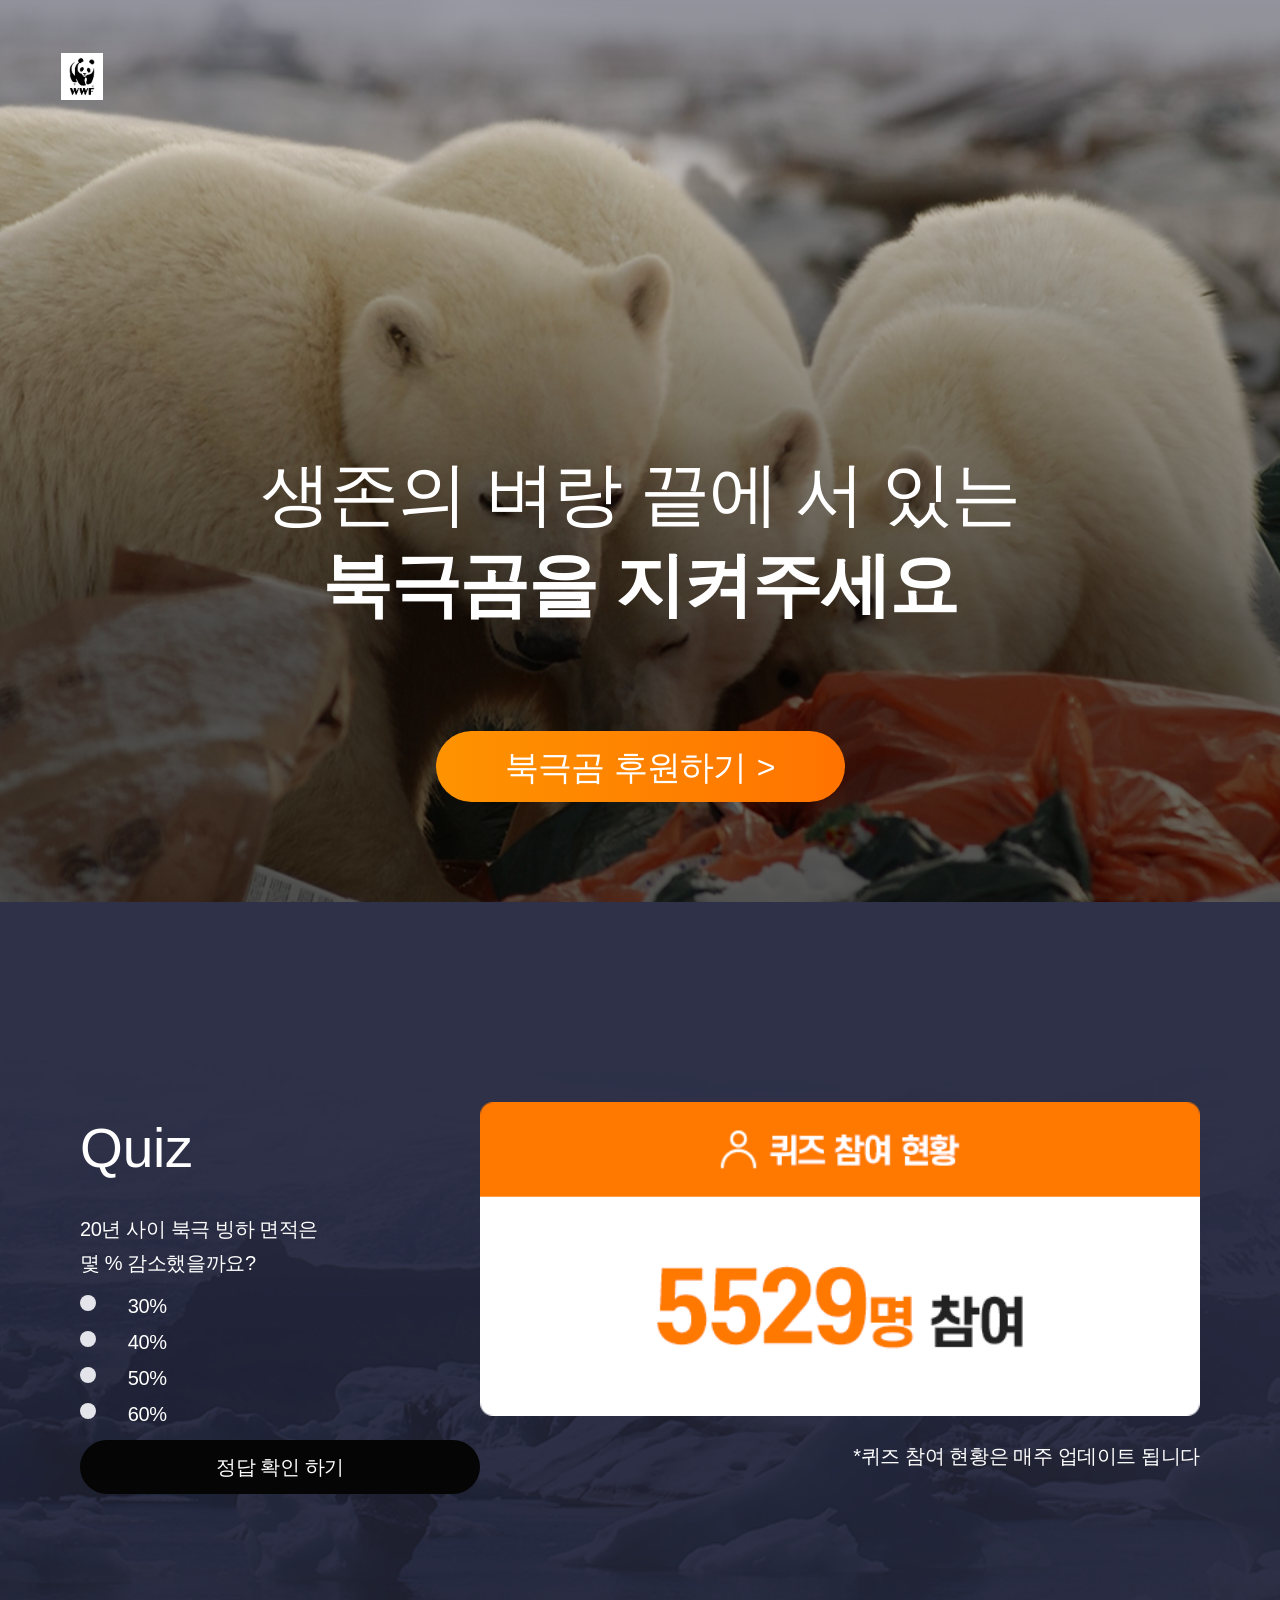
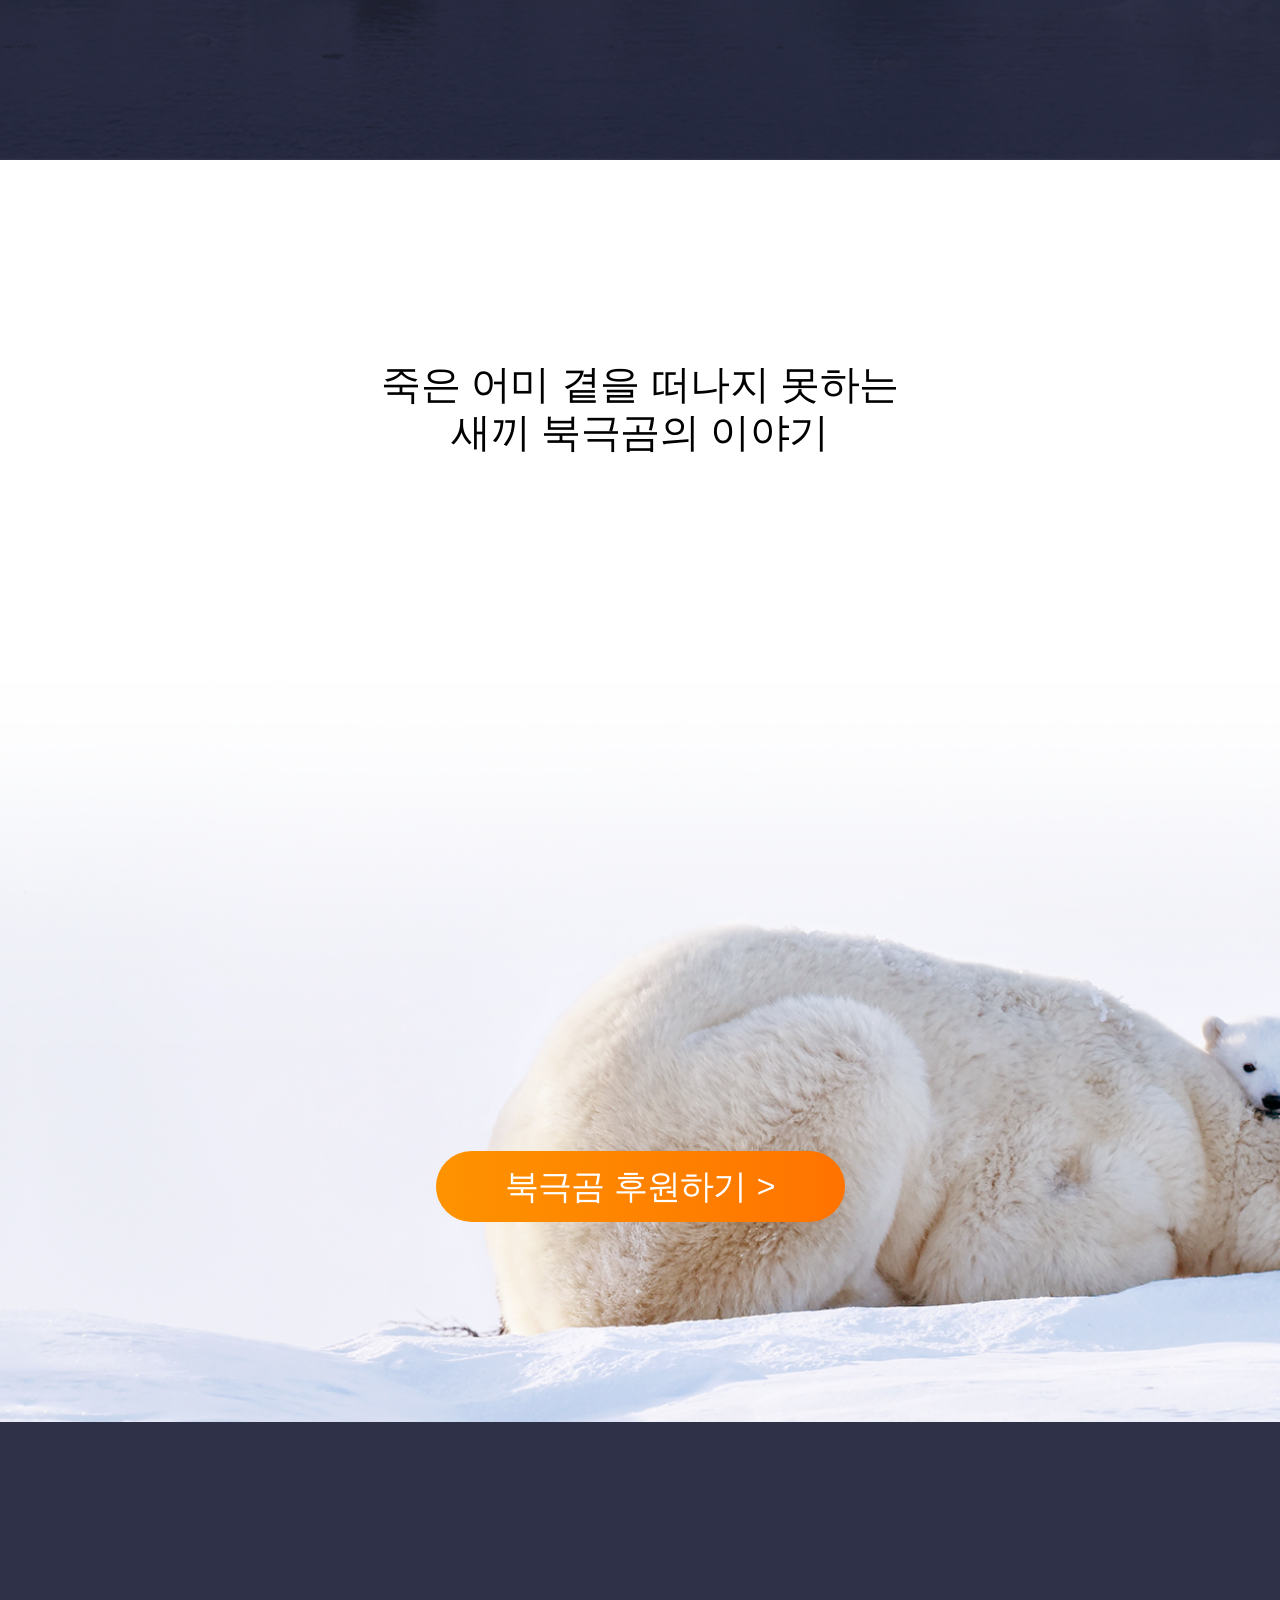
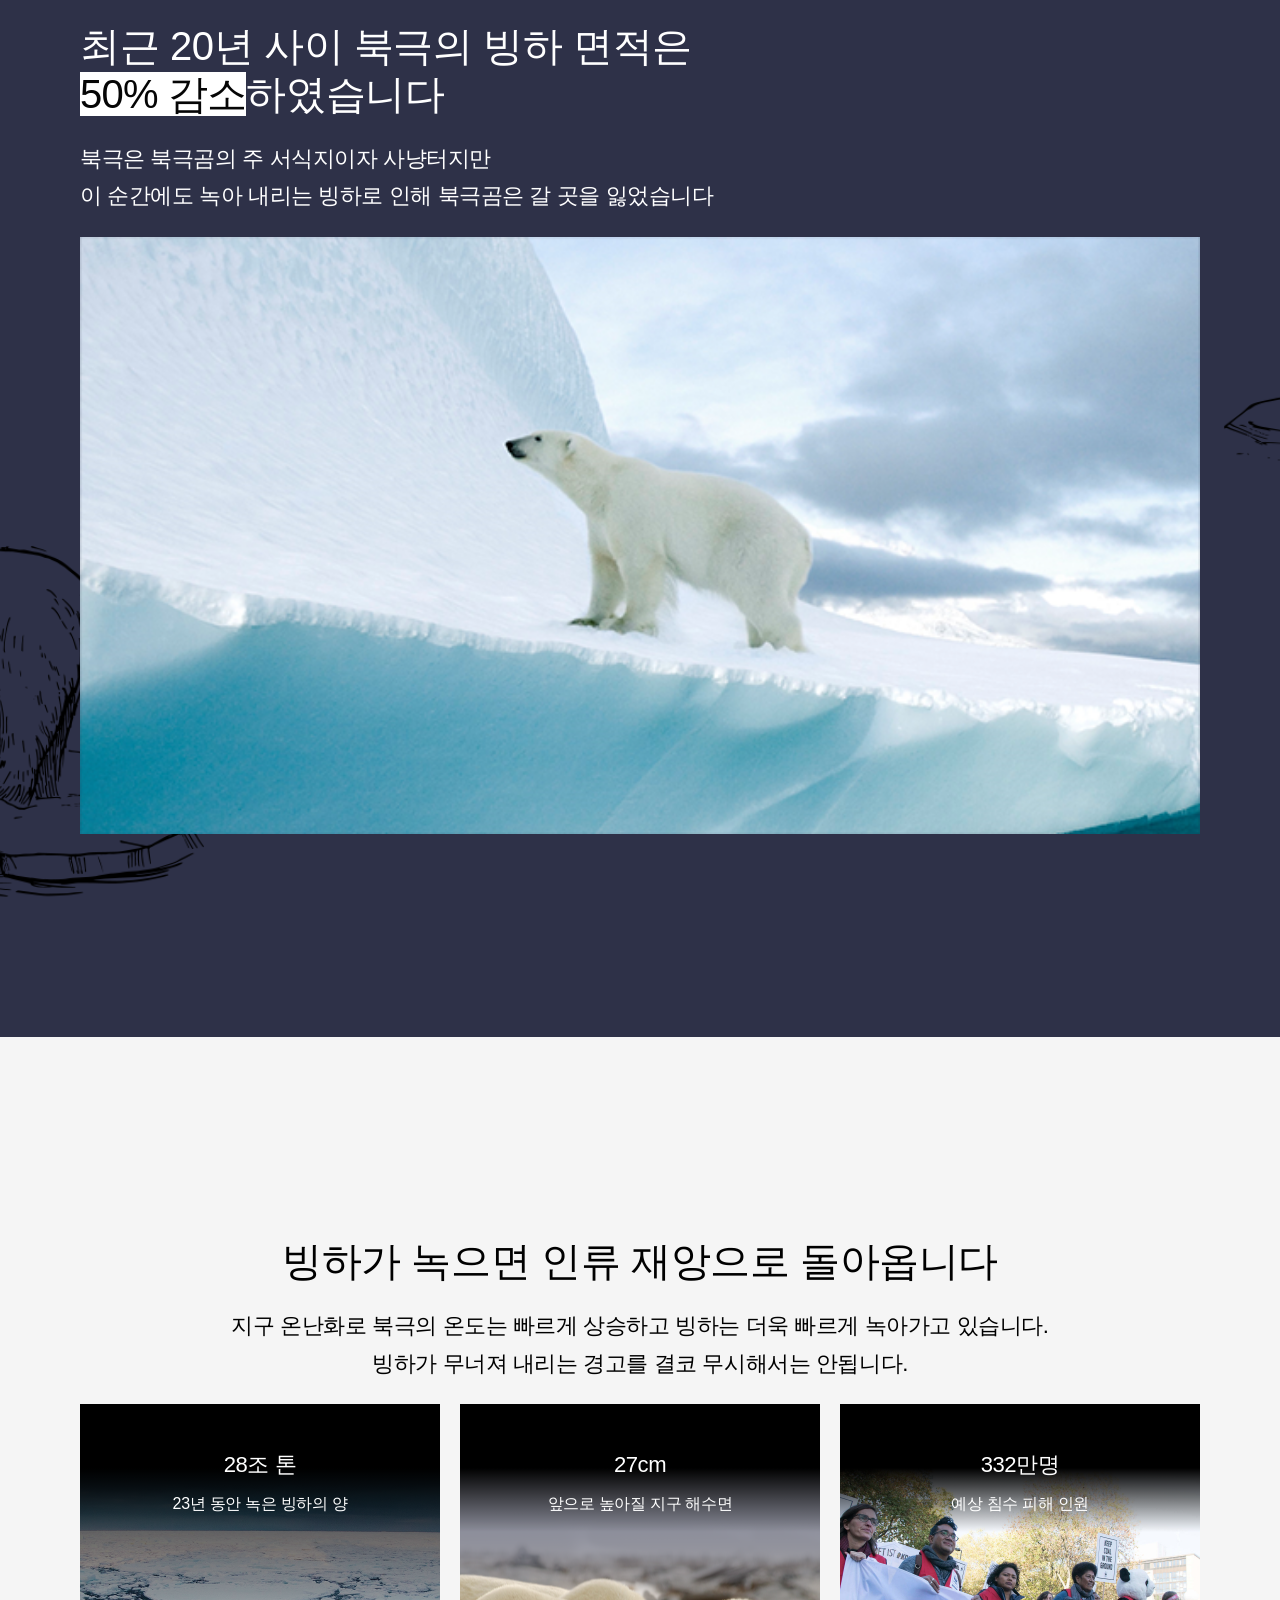
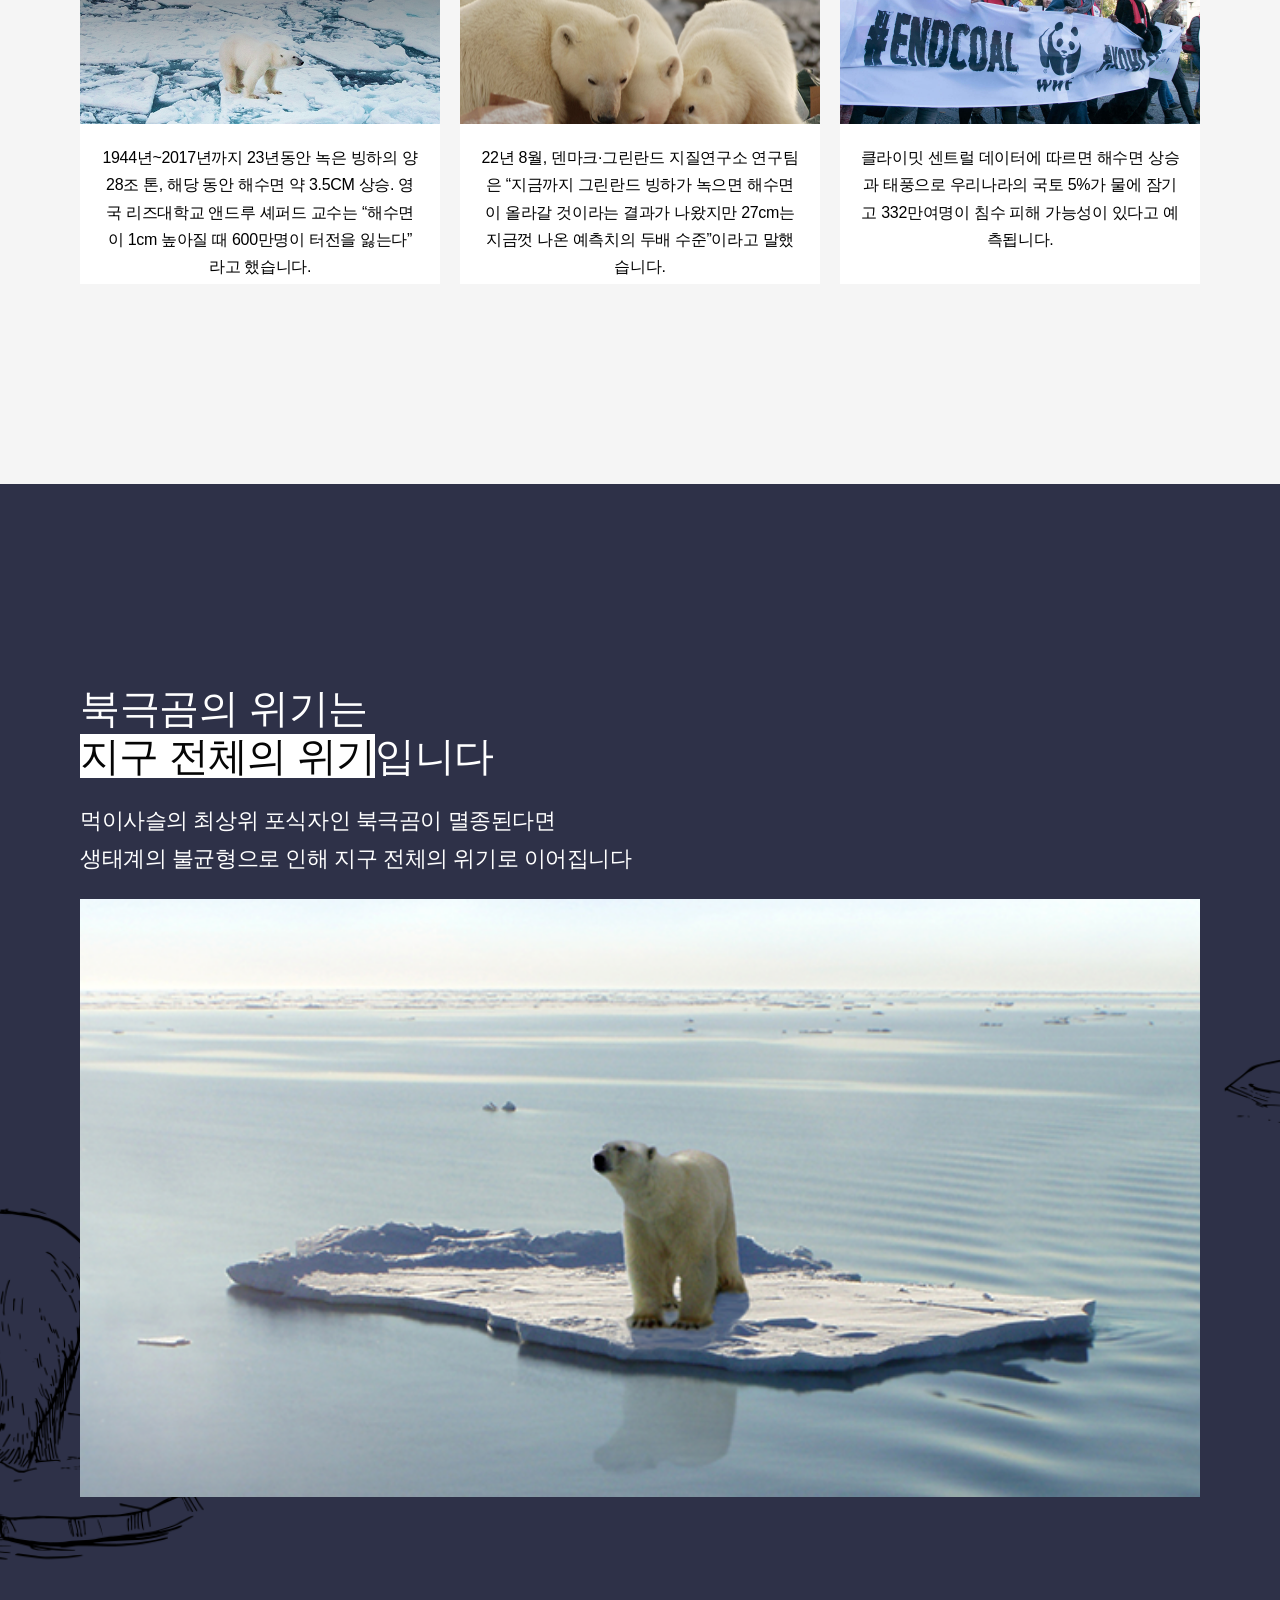
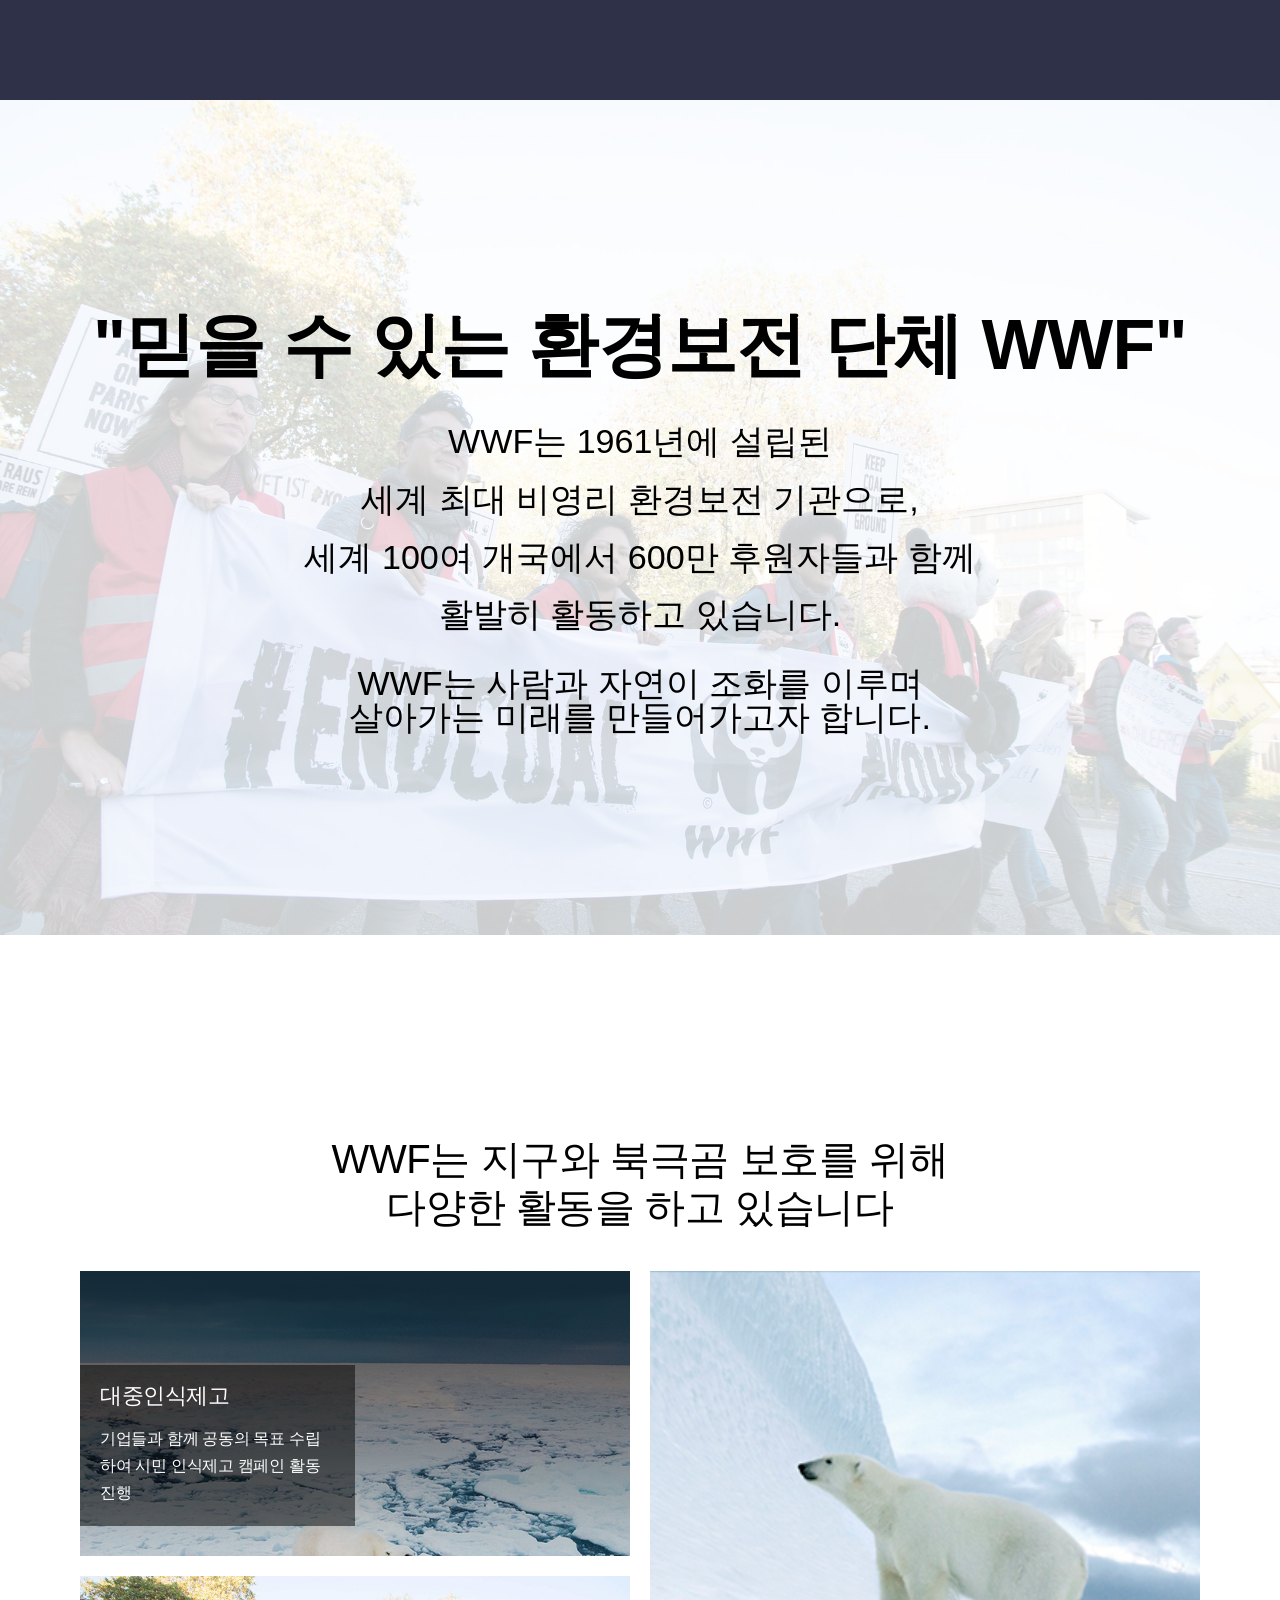
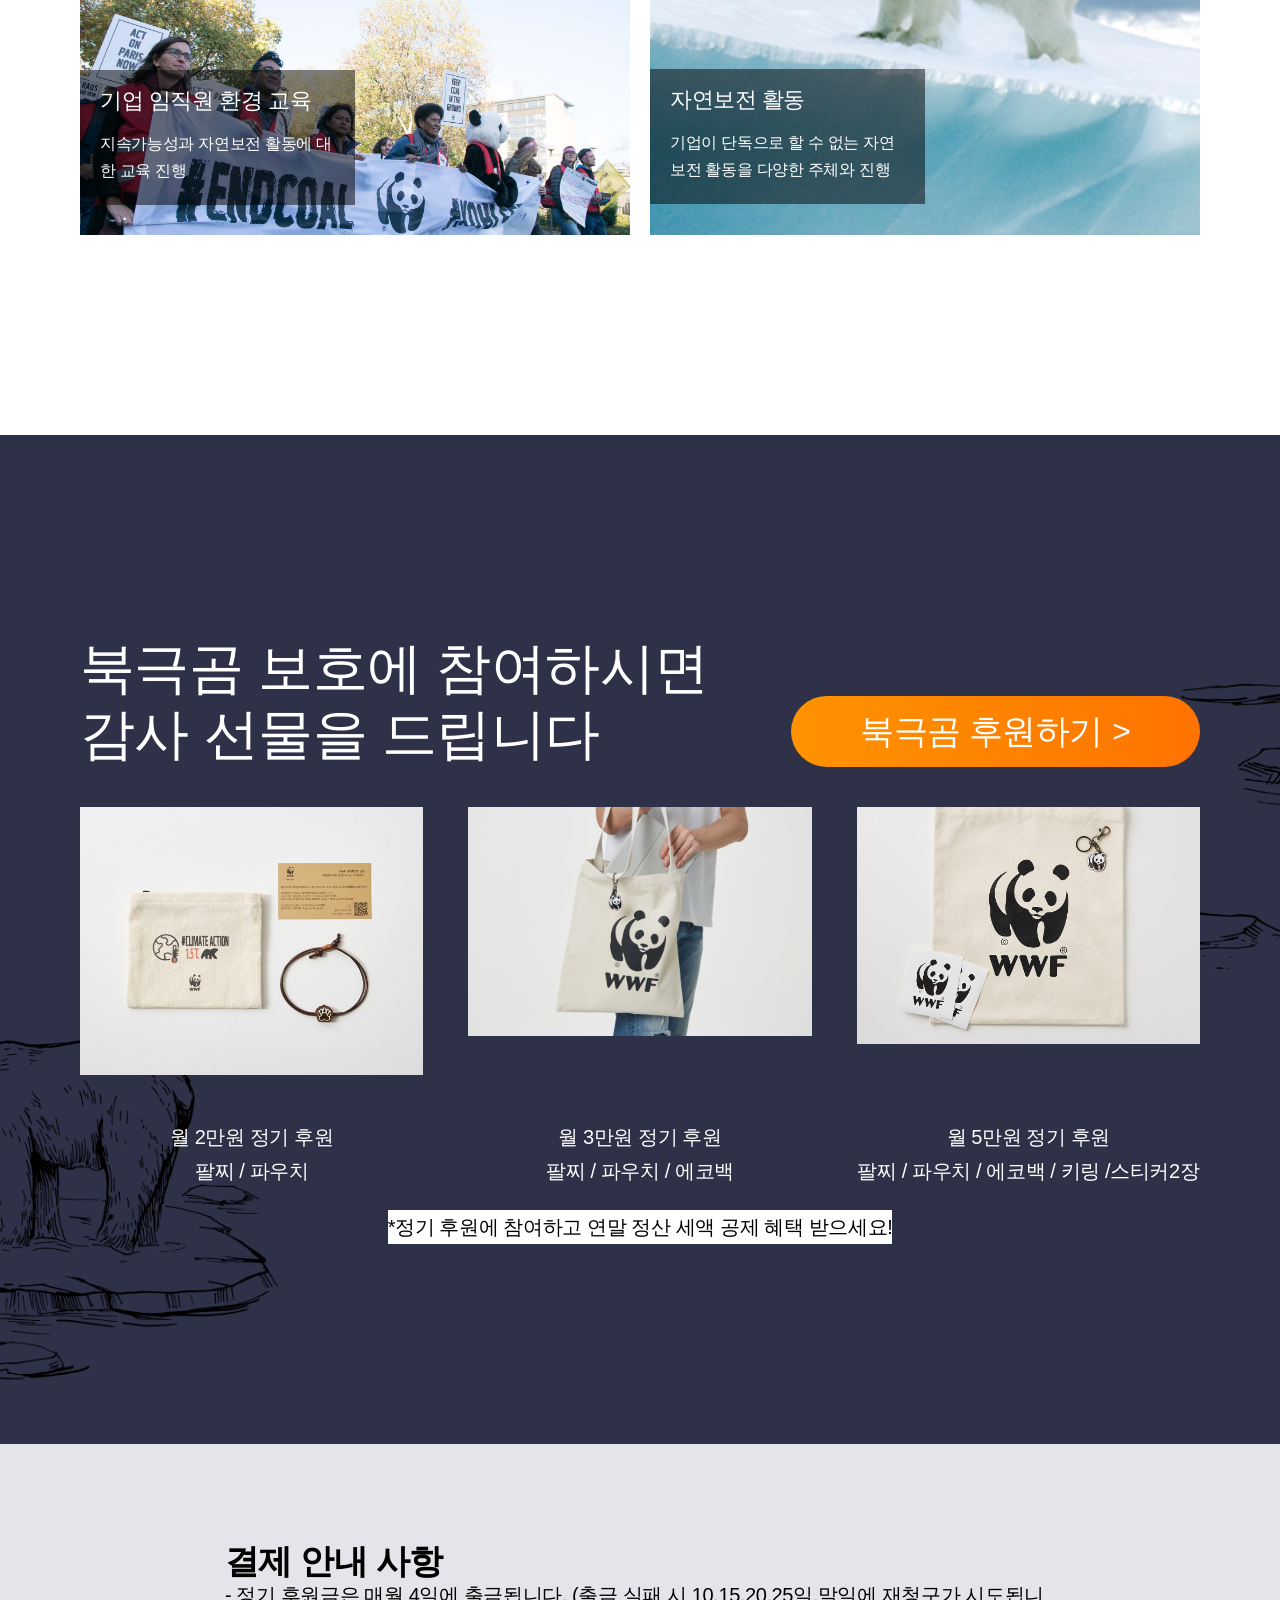
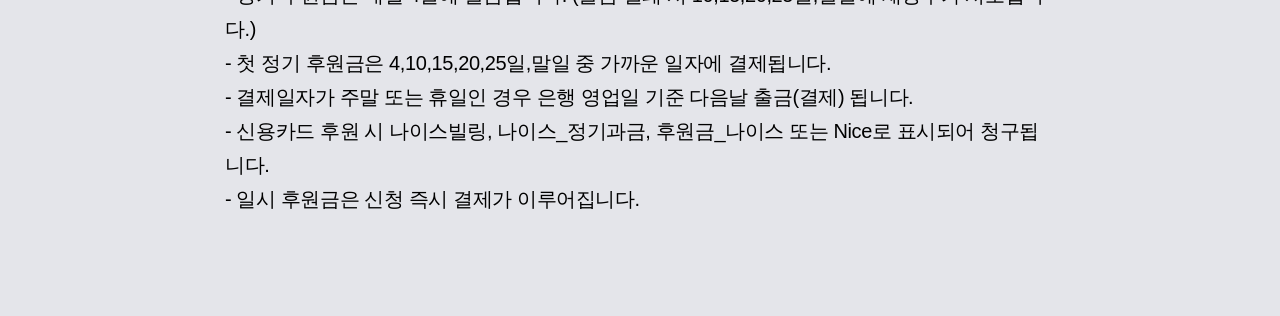
<file: index.html>
<!DOCTYPE html>
<html lang="ko">
<head>
    <meta charset="UTF-8">
    <meta name="viewport" content="width=device-width, initial-scale=1.0">
    <meta name="keywords" content="">
    <meta name="description" content="">
    <title>WWF | 북극곰 후원페이지</title>
    <link rel="shortcut icon" href="./images/logo.jpg" type="image/x-icon">
    <link rel="stylesheet" href="./styles/reset.css">
    <link rel="stylesheet" href="./styles/common.css">
    <link rel="stylesheet" href="./styles/index.css">
    <link rel="stylesheet" href="./styles/responsive.css">
</head>
<body>
    <div id="wrap">
        <!-- 1행 캠페인 표지 -->
        <section class="container intro">
            <p class="logo"><img src="./images/logo.jpg" alt=""></p>
            <h1><span>생존의 벼랑 끝에 서 있는</span><span>북극곰을 지켜주세요</span></h1>
            <a href="#" class="sponsor_btn"><em>북극곰 후원하기</em><!-- a::after --></a>
        </section>
        <!-- 2행 퀴즈 -->
        <div class="container quiz_bg">
            <section class="contents quiz">
                <div class="quiz_list">
                    <h1>Quiz</h1>
                    <h2><span>20년 사이 북극 빙하 면적은 </span><span>몇 % 감소했을까요?</span></h2>
                    <form action="#" method="get" id="quiz_form">
                        <ul>
                            <li><input type="radio" id="per_30" name="quiz_group" value=""><label for="per_30">30%</label></li>
                            <li><input type="radio" id="per_40" name="quiz_group" value=""><label for="per_40">40%</label></li>
                            <li><input type="radio" id="per_50" name="quiz_group" value=""><label for="per_50">50%</label></li>
                            <li><input type="radio" id="per_60" name="quiz_group" value=""><label for="per_60">60%</label></li>
                        </ul>
                        <button type="button" id="answer_btn">정답 확인 하기</button>
                    </form>
                </div>
                <div class="quiz_status">
                    <img src="./images/quiz_contents.png" alt="">
                    <p>*퀴즈 참여 현황은 매주 업데이트 됩니다</p>
                </div>
            </section>
        </div>
        <!-- 3행 동영상 -->
        <div class="container video_bg">
            <div class="contents video">
                <h1>죽은 어미 곁을 떠나지 못하는<br>새끼 북극곰의 이야기</h1>
                <iframe src="https://www.youtube.com/embed/u9V5MBqhLRc" title="기후변화를 막고 녹아내리는 북극에서 북극곰을 지켜주세요!" frameborder="0" allow="accelerometer; autoplay; clipboard-write; encrypted-media; gyroscope; picture-in-picture; web-share" referrerpolicy="strict-origin-when-cross-origin" allowfullscreen></iframe>
                <a href="#" class="sponsor_btn"><em>북극곰 후원하기</em><!-- a::after --></a>
            </div>
        </div>
        <!-- 4행 50 감소 -->
        <div class="container reduction_bg">
            <div class="contents reduction">
                <h1>최근 20년 사이 북극의 빙하 면적은<br><span class="highlight">50% 감소</span>하였습니다</h1>
                <p>북극은 북극곰의 주 서식지이자 사냥터지만<br>이 순간에도 녹아 내리는 빙하로 인해 북극곰은 갈 곳을 잃었습니다</p>
                <p><img src="./images/minus_50per.png" alt=""></p>
            </div>
        </div>
        <!-- 5행 인류재앙 -->
        <div class="container humanity_bg">
            <div class="contents humanity">
                <h1>빙하가 녹으면 인류 재앙으로 돌아옵니다</h1>
                <p>지구 온난화로 북극의 온도는 빠르게 상승하고 빙하는 더욱 빠르게 녹아가고 있습니다.<br>빙하가 무너져 내리는 경고를 결코 무시해서는 안됩니다.</p>
                <ul class="list">
                    <li>
                        <dl>
                            <dt>28조 톤</dt>
                            <dd>23년 동안 녹은 빙하의 양</dd>
                        </dl>
                        <div class="txt">
                            <p>1944년~2017년까지 23년동안 녹은 빙하의 양 28조 톤, 해당 동안 해수면 약 3.5CM 상승. 영국 리즈대학교 앤드루 셰퍼드 교수는 “해수면이 1cm 높아질 때 600만명이 터전을 잃는다” 라고 했습니다.</p>
                        </div>
                    </li>
                    <li>
                        <dl>
                            <dt>27cm</dt>
                            <dd>앞으로 높아질 지구 해수면</dd>
                        </dl>
                        <div class="txt">
                            <p>22년 8월, 덴마크·그린란드 지질연구소 연구팀은 “지금까지 그린란드 빙하가 녹으면 해수면이 올라갈 것이라는 결과가 나왔지만 27cm는 지금껏 나온 예측치의 두배 수준”이라고 말했습니다.</p>
                        </div>
                    </li>
                    <li>
                        <dl>
                            <dt>332만명</dt>
                            <dd>예상 침수 피해 인원</dd>
                        </dl>
                        <div class="txt">
                            <p>클라이밋 센트럴 데이터에 따르면 해수면 상승과 태풍으로 우리나라의 국토 5%가 물에 잠기고 332만여명이 침수 피해 가능성이 있다고 예측됩니다.</p>
                        </div>
                    </li>
                </ul>
            </div>
        </div>
        <!-- 6행 위기 -->
        <div class="container crisis_bg">
            <div class="contents crisis">
                <h1>북극곰의 위기는<br><span class="highlight">지구 전체의 위기</span>입니다</h1>
                <p>먹이사슬의 최상위 포식자인 북극곰이 멸종된다면<br>생태계의 불균형으로 인해 지구 전체의 위기로 이어집니다</p>
                <p><img src="./images/bg2.png" alt=""></p>
            </div>
        </div>
        <!-- 7행 wwf-->
        <div class="container wwf_bg">
            <div class="contents wwf">
                <h1>"믿을 수 있는 환경보전 단체 WWF"</h1>
                <p>
                    WWF는 1961년에 설립된<br>
                    세계 최대 비영리 환경보전 기관으로,<br>
                    세계 100여 개국에서 600만 후원자들과 함께<br>
                    활발히 활동하고 있습니다.
                </p>
                <p>WWF는 사람과 자연이 조화를 이루며<br>살아가는 미래를 만들어가고자 합니다.</p>
            </div>
        </div>
        <!-- 8행 활동-->
        <div class="container activity_bg">
            <div class="contents activity">
                <h1>WWF는 지구와 북극곰 보호를 위해<br>다양한 활동을 하고 있습니다</h1>
                <ul class="details">
                    <li>
                        <dl class="txt">
                            <dt>대중인식제고</dt>
                            <dd>기업들과 함께 공동의 목표 수립하여 시민 인식제고 캠페인 활동 진행</dd>
                        </dl>
                    </li>
                    <li>
                        <dl class="txt">
                            <dt>기업 임직원 환경 교육</dt>
                            <dd>지속가능성과 자연보전 활동에 대한 교육 진행</dd>
                        </dl>
                    </li>
                    <li>
                        <dl class="txt">
                            <dt>자연보전 활동</dt>
                            <dd>기업이 단독으로 할 수 없는 자연보전 활동을 다양한 주체와 진행</dd>
                        </dl>
                    </li>
                </ul>
            </div>
        </div>
        <!-- 9행 선물-->
        <div class="container gift_bg">
            <div class="contents gift">
                <div class="title">
                    <h1>북극곰 보호에 참여하시면<br>감사 선물을 드립니다</h1>
                    <a href="#" class="sponsor_btn"><em>북극곰 후원하기</em><!-- a::after --></a>
                </div>
                <ul class="list">
                    <li>
                        <p class="gift_img"><img src="./images/freebie2.jpg" alt=""></p>
                        <h2>월 2만원 정기 후원</h2>
                        <p>팔찌 / 파우치</p>
                    </li>
                    <li>
                        <p class="gift_img"><img src="./images/freebie1.jpg" alt=""></p>
                        <h2>월 3만원 정기 후원</h2>
                        <p>팔찌 / 파우치 / 에코백</p>
                    </li>
                    <li>
                        <p class="gift_img"><img src="./images/freebie3.jpg" alt=""></p>
                        <h2>월 5만원 정기 후원</h2>
                        <p>팔찌 / 파우치 / 에코백 / 키링 /스티커2장</p>
                    </li>
                </ul>
                <p>*정기 후원에 참여하고 연말 정산 세액 공제 혜택 받으세요!</p>
            </div>
        </div>
        <!-- 10행 안내-->
        <div class="container notice_bg">
            <div class="contents notice">
                <dl>
                    <dt>결제 안내 사항</dt>
                    <dd>- 정기 후원금은 매월 4일에 출금됩니다. (출금 실패 시 10,15,20,25일,말일에 재청구가 시도됩니다.)</dd>
                    <dd>- 첫 정기 후원금은 4,10,15,20,25일,말일 중 가까운 일자에 결제됩니다.</dd>
                    <dd>- 결제일자가 주말 또는 휴일인 경우 은행 영업일 기준 다음날 출금(결제) 됩니다.</dd>
                    <dd>- 신용카드 후원 시 나이스빌링, 나이스_정기과금, 후원금_나이스 또는 Nice로 표시되어 청구됩니다.</dd>
                    <dd>- 일시 후원금은 신청 즉시 결제가 이루어집니다.</dd>
                </dl>
            </div>
        </div>
    </div>
</body>
</html>
</file>
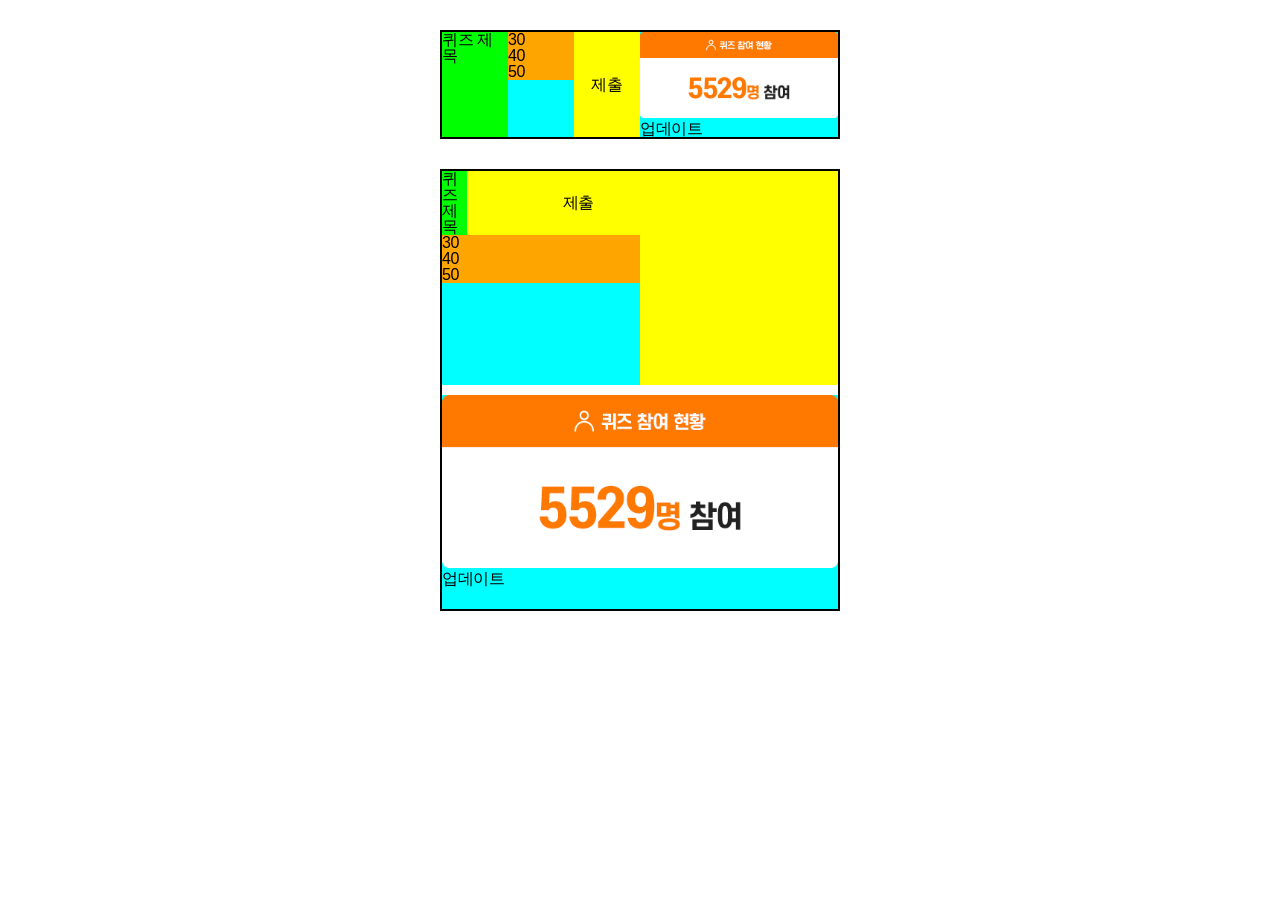
<file: flex_grid.html>
<!DOCTYPE html>
<html lang="en">
<head>
    <meta charset="UTF-8">
    <meta name="viewport" content="width=device-width, initial-scale=1.0">
    <title>flex_grid 비교연습용</title>
    <link rel="stylesheet" href="./styles/reset.css">
    <style>
        /* 내부스타일시트 작성위치 */
        /* 공통 */
        .contents {
            width:400px; margin:30px auto;
            border:2px solid black;
        }
        .contents img {width:100%;}
        .contents .quiz {background: yellow;}
        .contents .info {background: aqua;}
        /* flex */
        .flex {
            display:flex;/* quiz + info 정렬위한 준비 */
        }
        .flex .quiz {
            flex:1;
            display:flex;
        }
        .flex .info {/* width:50%;  */flex:1;}
        .flex .quiz #btn {}
        .flex .quiz > * {width:50%;}
        .flex .quiz h2 {grid-area:title; background: lime;}
        .flex .quiz ol {grid-area:list; background: aqua;}
        .flex .quiz li {grid-area:btn; background: orange;}
        .flex .info {flex:1; }
        /* grid */
        .grid {
            display:grid;/* quiz + inf */
            grid-template-rows:1fr 1fr;
            /* grid-template-rows:100px 200px; */
            gap:10px;
        }
        .grid .quiz {
            display:grid; /* h2 + ol +btn 정렬위한 부모명령
            /*  grid-template-columns: 1fr 1fr;
            grid-template-columns: 1ft 50px; */ 
            grid-template-areas:
            'title btn' 
            'list list';
            grid-template-columns:50px 1fr;
            grid-template-rows:1fr 150px;
        }  
        .grid .quiz #btn {}
        .grid .quiz > * {width:50%;}
        .grid .quiz h2 {grid-area:title; background: lime;}
        .grid .quiz ol {grid-area:list; background: aqua;}
        .grid .quiz li {grid-area:btn; background: orange;}
        .grid .info {flex:1; }
        /* 
        정렬 자식이 2개 이상이고 한 방향 (수평, 수직)으로만 정렬 -> flex, grid
        정렬 자식이 3개 이상이고 반응형 기기에 따라 재배열 자유 -> grid
        */
    </style>
</head>
<body>
    <div class="contents flex">
        <div class="quiz">
            <h2>퀴즈 제목</h2>
            <ol>
                <li>30</li>
                <li>40</li>
                <li>50</li>
            </ol>
            <button type="button" id="btn">제출</button>
        </div>
        <div class="info">
            <img src="./images/quiz_contents.png" alt="">
            <p>업데이트</p>
        </div>
    </div>
    <div class="contents grid">
        <div class="quiz">
            <h2>퀴즈 제목</h2>
            <ol>
                <li>30</li>
                <li>40</li>
                <li>50</li>
            </ol>
            <button type="button" id="btn">제출</button>
        </div>
        <div class="info">
            <img src="./images/quiz_contents.png" alt="">
            <p>업데이트</p>
        </div>
    </div>
</body>
</html>
</file>
<file: styles/common.css>
/* 공통 common.css */
#wrap {}
#wrap * {transition:all 0.5s;}
#wrap .container {
    min-width:320px;
    background-size:cover; background-position:center; 
    padding:70px 15px;
}
#wrap .container .contents {max-width:1250px; margin:0 auto;}
#wrap .container .contents h1 {
    font-size:1.38rem; line-height:1.2; letter-spacing:-0.01em; font-weight:500; margin-bottom:22px;
}
#wrap .container .contents h1 .highlight {
    background-color:#fff; color:#050505; font-weight:500;
}
#wrap .container .contents h1+p {
    font-size:0.81rem; line-height:1.7; margin-bottom:22px;
}
#wrap .video,
#wrap .humanity {text-align:center;}
#wrap .container .reduction h1, 
#wrap .container  .crisis h1 {color:#fff;} 
#wrap .container .reduction p,
#wrap .container  .crisis p {color:#fff;}
/* mobile disign - .sponsor_btn */
#wrap .container .sponsor_btn {
    width:164px; height:41px; display:block; margin:0 auto;
    background:linear-gradient(90deg,#FE9300, #FF7300);
    border-radius:37.5px;
    display:flex;
    flex-flow:row nowrap;
    justify-content:center;
    align-items:center;
    /* gap:10px; */ /* gap 또는 margin-right를 통해 사이를 띄울 수 있음. */ 
}
#wrap .container .sponsor_btn:hover {
    background:linear-gradient(90deg,#16A9C6,#02C7E6);
}
#wrap .container .sponsor_btn:hover::after {
    animation:move 0.5s linear alternate infinite;
}
#wrap .container .sponsor_btn em {
    margin-right:10px; color:#fff;
    font-weight:500;
}
#wrap .container .sponsor_btn::after {
    content:'>'; display:block;
    color:#fff; font-size:0.75rem;
}
@keyframes move {
    0% {transform:translateX(0);}
    100% {transform:translateX(4px);}
}
</file>
<file: styles/index.css>
/* =========================1행 캠페인 표지(mobile)======================= */
#wrap .intro {
    background-image:url(../images/bg1.png);
    background-size:auto 130%;
    background-position:center bottom;
    padding:100px 0;
    position:relative;
    display:flex;
    flex-flow:column wrap;
    justify-content:center;
    align-items:center;
}
#wrap .intro > * {position:relative; z-index:100;}
#wrap .intro::after {
    content:''; display:block; width:100%; height:100%;
    background:linear-gradient(transparent, #000 69%); opacity:0.6;
    position:absolute; z-index:90; left:0; top:0;
}
#wrap .intro .logo {
    width:24px; 
    position:absolute;/* 피그마 무시기능과 동일 absolute */ left:21px; top:18px;
    z-index:99999999;
}
#wrap .intro .logo img {width:100%;}
#wrap .intro h1 {text-align:center; margin:0 0 50px;}
#wrap .intro h1 span {
    color:#fff;
    font-size:1.88rem;
    line-height:1.3;
}
#wrap .intro h1 span:nth-child(1) {}
#wrap .intro h1 span:nth-child(2) {display:block;}
#wrap .intro .sponsor_btn {}
/* =======================================2행========================================== */
#wrap .quiz_bg {
    background-image:url(../images/quiz_bg.png);
    padding:70px;
}
#wrap .quiz_bg .quiz {display:flex; flex-flow:column nowrap;} /* t, d column -> row */
#wrap .quiz_bg .quiz .quiz_list {margin:0 0 50px;}
#wrap .quiz_bg .quiz .quiz_list > * {margin-bottom:16px;}
#wrap .quiz_bg .quiz .quiz_list h1 {
    font-size:1.5rem; line-height:1.2; letter-spacing:-0.01rem; font-weight:500;
    font-family:Noto Sans KR, sans-serif; /* 단독 글꼴일 경우 */
}
#wrap .quiz_bg .quiz .quiz_list h2 {line-height:1.7;}
#wrap .quiz_bg .quiz .quiz_list h2 span {
    line-height:1.7;
}
#wrap .quiz_bg .quiz .quiz_list h2 span:nth-child(2) {
    display:block;
}
#wrap .quiz_bg .quiz .quiz_list form {}
#wrap .quiz_bg .quiz .quiz_list form ul {margin-bottom:16px;}
#wrap .quiz_bg .quiz .quiz_list form ul > * {margin-bottom:8px;}
#wrap .quiz_bg .quiz .quiz_list form ul li {margin-bottom:16px;}
#wrap .quiz_bg .quiz .quiz_list form ul li:last-child {margin-bottom:0;}
#wrap .quiz_bg .quiz .quiz_list form ul li input {display:none;}
#wrap .quiz_bg .quiz .quiz_list form ul li input:checked + label {
    background-image:url(../images/check_on.svg);
}
#wrap .quiz_bg .quiz .quiz_list form ul li label {
    color:#fff; font-size:0.88rem;
    background-image:url(../images/check_off.svg);
    background-size:16px;
    background-repeat:no-repeat;
    padding-left:47.75px;
}
#wrap .quiz_bg .quiz .quiz_list form ul li:hover label {color:#16A9C6;}
#wrap .quiz_bg .quiz .quiz_list form #answer_btn {
    width:100%; padding:10px 0;
    background-color:#050505;
    color:#fff; border-radius:50px;
    line-height:1.7;
}
#wrap .quiz_bg .quiz .quiz_list form #answer_btn:hover {
    background:linear-gradient(90deg,#16A9C6,#02C7E6);
}
#wrap .quiz_bg .quiz .quiz_status {}
#wrap .quiz_bg .quiz .quiz_status img {
    width:100%;
    margin-bottom:20px;
}
#wrap .quiz_bg .quiz .quiz_status p {
    font-size:1.25rem;
    text-align:right;
}
/* =========공통 선택자============ */
#wrap .quiz_bg .quiz .quiz_list h1,
#wrap .quiz_bg .quiz .quiz_list h2 span,
#wrap .quiz_bg .quiz .quiz_status p {
    color:#fff;
    line-height:1.7;
}
/* =================================3행==================================== */
#wrap .video_bg {
    background-image:url(../images/video_bg.png);
}
#wrap .video_bg .video h1 {}
#wrap .video_bg .video iframe {width:100%; margin-bottom:70px;}
/* =================================4행==================================== */
#wrap .reduction_bg {
    background-image:url(../images/minus_50per_bg.png);
    padding:70px 15px;
}
#wrap .reduction_bg .reduction h1 {}
#wrap .reduction_bg .reduction p {}
#wrap .reduction_bg .reduction p img {width:100%;}
/* =================================5행==================================== */
#wrap .humanity_bg {
    background-color:#f5f5f5;
}
#wrap .humanity_bg .humanity .list {
    display:flex;
    flex-flow:column nowrap;
    gap:20px;
    /* display:grid; grid-template-rows:1fr 1fr 1fr; */
}
#wrap .humanity_bg .humanity .list li {}
#wrap .humanity_bg .humanity .list li:nth-child(1) dl {
    background-image:url(../images/melt_28t.png);
}
#wrap .humanity_bg .humanity .list li:nth-child(2) dl {
    background-image:url(../images/melt_27cm.png);
}
#wrap .humanity_bg .humanity .list li:nth-child(3) dl {
    background-image:url(../images/wwf.jpg);
}
#wrap .humanity_bg .humanity .list li dl {
    padding:48px 0;  
    background-size:cover; 
    background-position:center;
    text-align:center; 
    position:relative;
}
#wrap .humanity_bg .humanity .list li dl * {
    color:#fff; position:relative; z-index:11; 
}
#wrap .humanity_bg .humanity .list li dl:before {
    content:''; display:block; width:100%; height:100%;
    background:linear-gradient(#000, #000,transparent, transparent, transparent, transparent);
    position:absolute; left:0; top:0; z-index:10;
}
#wrap .humanity_bg .humanity .list li dl dt {
    font-size:1.38rem; line-height:1.2;
    margin-bottom:11px; 
}
#wrap .humanity_bg .humanity .list li dl dd {
    line-height:1.7;
}
#wrap .humanity_bg .humanity .list li .txt {
    background-color:#fff;
}
#wrap .humanity_bg .humanity .list li .txt p {padding:20px; line-height:1.7;}
/* =================================6행==================================== */
#wrap .crisis_bg {
    background-image:url(../images/minus_50per_bg.png);
}
#wrap .crisis_bg .crisis h1 {}
#wrap .crisis_bg .crisis p {}
#wrap .crisis_bg .crisis p img {width:100%;}
/* ======================================7행============================ */
#wrap .wwf_bg {
    background-image:url(../images/wwf.jpg);
    position:relative;
}
#wrap .wwf_bg:before {
    content:''; display:block; width:100%; height:100%;
    background-color:#fff; opacity:0.8;
    position:absolute; left:0; top:0; z-index:10;
}
#wrap .wwf_bg .wwf {}
#wrap .wwf_bg .wwf * {
    text-align:center;
    position:relative; z-index:11;
}
#wrap .wwf_bg .wwf h1 {
    font-size:1.88rem; font-weight:700; line-height:1.3;
}
#wrap .wwf_bg .wwf p {font-size:0.81rem;}
#wrap .wwf_bg .wwf p:nth-child(1) {}
#wrap .wwf_bg .wwf p:nth-child(2) {}
/* ======================================8행============================ */
#wrap .activity_bg {}
#wrap .activity_bg .activity {}
#wrap .activity_bg .activity h1 {
    text-align:center;
    margin-bottom:40px;
}
#wrap .activity_bg .activity .details {
    display:grid;
    grid-template-areas:
        'public'
        'corporation'
        'nature';
    gap:20px;
}
#wrap .activity_bg .activity .details * {color:#fff;}
#wrap .activity_bg .activity .details li {
    padding-top:94px;
    background-size:cover; background-position:center;
}
#wrap .activity_bg .activity .details li:nth-child(1) {
    grid-area:public; /* grid 2차원 정렬을 위한 자식 이름 짓기 (대중) */
    background-image:url(../images/melt_28t.png);
}
#wrap .activity_bg .activity .details li:nth-child(2) {
    grid-area:corporation;
    background-image:url(../images/wwf.jpg);
}
#wrap .activity_bg .activity .details li:nth-child(3) {
    grid-area:nature;
    background-image:url(../images/minus_50per.png);
}
#wrap .activity_bg .activity .details li .txt {
    padding:20px;
    background-color:rgba(0,0,0,0.5);
}
#wrap .activity_bg .activity .details li .txt dt {font-size:1.38rem; margin-bottom:18px;}
#wrap .activity_bg .activity .details li .txt dd {font-size:0.81; line-height:1.7;}
/* ======================================9행============================ */
#wrap .gift_bg {background-image:url(../images/minus_50per_bg.png); padding:70px 15px; text-align:center;}
#wrap .gift_bg .gift .title {
    text-align:left; margin-bottom:40px;
    display:flex;
    flex-flow:column nowrap;
    justify-content:space-between;
    align-items:flex-start;
}
#wrap .gift_bg .gift .title h1 {color:#fff;}
#wrap .gift_bg .gift .title .sponsor_btn {margin:0;}
#wrap .gift_bg .gift .list {
    display:grid; 
    grid-template-areas:
        'pouch'
        'echoback'
        'keyring'
    ;
}
#wrap .gift_bg .gift .list li {
    text-align:center; width:100%; margin-bottom:22px;
}
#wrap .gift_bg .gift .list li:nth-child(1) {grid-area:pouch;}
#wrap .gift_bg .gift .list li:nth-child(2) {grid-area:echoback;}
#wrap .gift_bg .gift .list li:nth-child(3) {grid-area:keyring;}
#wrap .gift_bg .gift .list li .gift_img {height:150px; overflow:hidden;}
#wrap .gift_bg .gift .list li .gift_img img {
    width:100%; transform:translateY(-100px);
}
#wrap .gift_bg .gift .list li h2,
#wrap .gift_bg .gift .list li p {line-height:1.7; color:#fff;}
#wrap .gift_bg .gift .list li h2 {margin-top:13px;}
#wrap .gift_bg .gift .list li p {}
#wrap .gift_bg .gift > p {background-color:#fff; line-height:1.7; display:inline-block;}
/* ======================================10행============================ */
#wrap .notice_bg {background-color:#E4E5EA; padding:70px 15px;}
#wrap .notice_bg .notice {font-size:1.38rem; font-weight:700;}
#wrap .notice_bg .notice dl {}
#wrap .notice_bg .notice dl dt {font-size:1.38rem; font-weight:700;}
#wrap .notice_bg .notice dl dd {line-height:1.7;}
</file>
<file: styles/responsive.css>
/*  반응형 조건 responsive */
/* m(320~) -> tablet(1024~) -> desktop(1250~) */
@media screen and (min-width:666px) {
    /* ===========2행 퀴즈 */
    #wrap .quiz_bg .quiz {flex-flow:row nowrap; justify-content:space-between;} /* t, d column -> row */
    #wrap .quiz_bg .quiz .quiz_list {width:200px;}
    #wrap .quiz_bg .quiz .quiz_status {flex:1;}
    #wrap .video_bg .video iframe {height:300px;}
    /* =====================================5행 */
    #wrap .humanity_bg .humanity .list {flex-flow:row nowrap;}
    #wrap .humanity_bg .humanity .list li {flex:1;}
    #wrap .humanity_bg .humanity .list li dl {
        flex:1; height:320px;
    }
    #wrap .humanity_bg .humanity .list li .txt {height:250px;}
    /* ======================7행 */
    #wrap .wwf_bg .wwf h1+p {
        font-size:1.38rem;
        letter-spacing:0;
    }
    #wrap .wwf_bg .wwf p {
        font-size:1.38rem;
        letter-spacing:0;
    }
    /* ============================9행 */
    #wrap .gift_bg .gift .list li .gift_img {height:300px;}
}
@media screen and (min-width:866px) {
    #wrap .intro { padding:300px 0 100px;}
    #wrap .container {padding:200px 80px;}
    #wrap .quiz_bg .quiz {
    flex-flow:row nowrap;
    } /* t, d column -> row */
    /* ========================2행 퀴즈 */
    #wrap .quiz_bg .quiz .quiz_list {width:300px;}
    /* =========================3행 */
    #wrap .video_bg .video iframe {height:500px;}
    /* =========================4행 */
    /* ========================5행 */
    /* ============================9행 */
    #wrap .gift_bg .gift .title h1 {font-size:3.44rem;}
    #wrap .gift_bg .gift .list li .gift_img {height:300px;}
}/* 866~1023 */
@media screen and (min-width:1024px) {
    #wrap .container .contents h1 {font-size:2.5rem;}
    #wrap .container .contents h1+p{font-size:1.38rem;}
    #wrap .intro { padding:410px 0 100px;}
    #wrap .intro .logo {left:36px; top:30px;}
    #wrap .intro h1 {margin:0 0 100px;}
    #wrap .intro h1 span {font-size:3.13rem;}
    #wrap .container .sponsor_btn {width:238px; height:60px;}
    #wrap .container .sponsor_btn em {font-size:1.38rem;}
    #wrap .container .sponsor_btn::after {font-size:1rem;}
    /* ========================2행 퀴즈 */
    #wrap .quiz_bg .quiz .quiz_list h1 {font-size:2.5rem;}
    #wrap .quiz_bg .quiz .quiz_list h2 span {font-size:1.25rem;}
    #wrap .quiz_bg .quiz .quiz_list form ul li label {font-size:1.25rem;}
    #wrap .quiz_bg .quiz .quiz_list form #answer_btn {font-size:1.25rem;}
    #wrap .quiz_bg .quiz .quiz_list {width:400px;}
    #wrap .quiz_bg .quiz .quiz_list h2 span:nth-child(2) {display:inline-block;}
    /* ========================================3행 */
    #wrap .video_bg .video iframe {height:600px;}
    /* =========================================5행 */
    #wrap .humanity_bg .humanity .list li .txt {height:200px;}
    /* ========================================7행*/
    #wrap .wwf_bg .wwf h1 {font-size:3.13rem;}
    #wrap .wwf_bg .wwf p {font-size:1.38rem;}
    /* ========================================8행*/
    #wrap .activity_bg .activity .details {
        grid-template-areas:
            'public nature'
            'corporation nature';
        grid-template-columns:1fr 1fr;
    }
    #wrap .activity_bg .activity .details li {position:relative; padding-bottom:30px;}
    #wrap .activity_bg .activity .details li .txt {width:50%;}
    #wrap .activity_bg .activity .details li:nth-child(3) .txt {position:absolute; left:0; bottom:31px;}
    /* ========================================9행*/
    #wrap .gift_bg {text-align:right;}
    #wrap .gift_bg .gift .title {
        flex-flow:row nowrap;
        align-items:flex-end;
    }
    #wrap .gift_bg .gift .title h1 {margin:0}
    #wrap .gift_bg .gift .list {
        grid-template-areas:
            'pouch echoback'
            'keyring keyring';
        grid-template-columns:1fr 1fr;
        gap:22px;
    }
    #wrap .gift_bg .gift .list li .gift_img {height:300px;}
    #wrap .gift_bg .gift .list li .gift_img img {transform:translateY(0);}
}/* 1024~1249*/
@media screen and (min-width:1250px) {
    #wrap .intro { padding:449px 0 100px;}
    #wrap .intro .logo {width:42px; left:61px; top:53px;}
    #wrap .container .sponsor_btn {width:409px; height:71px;}
    #wrap .container .sponsor_btn em {font-size:2.13rem;}
    #wrap .container .sponsor_btn::after {font-size:2rem;}
    #wrap .intro h1 span {font-size:4.38rem;}
    #wrap .intro h1 span:nth-child(1) {font-weight:400;}
    #wrap .intro h1 span:nth-child(2) {font-weight:700;}
    /* ========================2행 퀴즈 */
    #wrap .quiz_bg .quiz .quiz_list {width:400px;}
    #wrap .quiz_bg .quiz .quiz_list h1 {font-size:3.44rem;}
    /* =======================================5행 */
    #wrap .humanity_bg .humanity .list li .txt {height:160px;}
    /* ========================================7행*/
    #wrap .wwf_bg .wwf h1 {font-size:4.38rem;}
    #wrap .wwf_bg .wwf h1+p {font-size:2.13rem;}
    #wrap .wwf_bg .wwf p {font-size:2.13rem;}
    /* ========================================9행*/
    #wrap .gift_bg {text-align:center;}
    #wrap .gift_bg .gift .title h1 {font-size:3.44rem;}
    #wrap .gift_bg .gift .list {
        gap:45px;
        display:flex;
        grid-template-areas:
            'pouch' 'echoback' 'keyring';
        grid-template-columns:1fr 1fr 1fr;
    }
    #wrap .gift_bg .gift .list li .gift_img img {transform:translateY(0);}
    #wrap .gift_bg .gift .list li h2,
    #wrap .gift_bg .gift .list li p {font-size:1.25rem;}
    #wrap .gift_bg .gift > p {font-size:1.25rem;}
    /* ===========================================10행 */
    #wrap .notice_bg {padding:100px 225px;}
    #wrap .notice_bg .notice dl dt {font-size:2.13rem;}
    #wrap .notice_bg .notice dl dd {font-size:1.25rem;}
}   
/* 1250~max */
</file>
